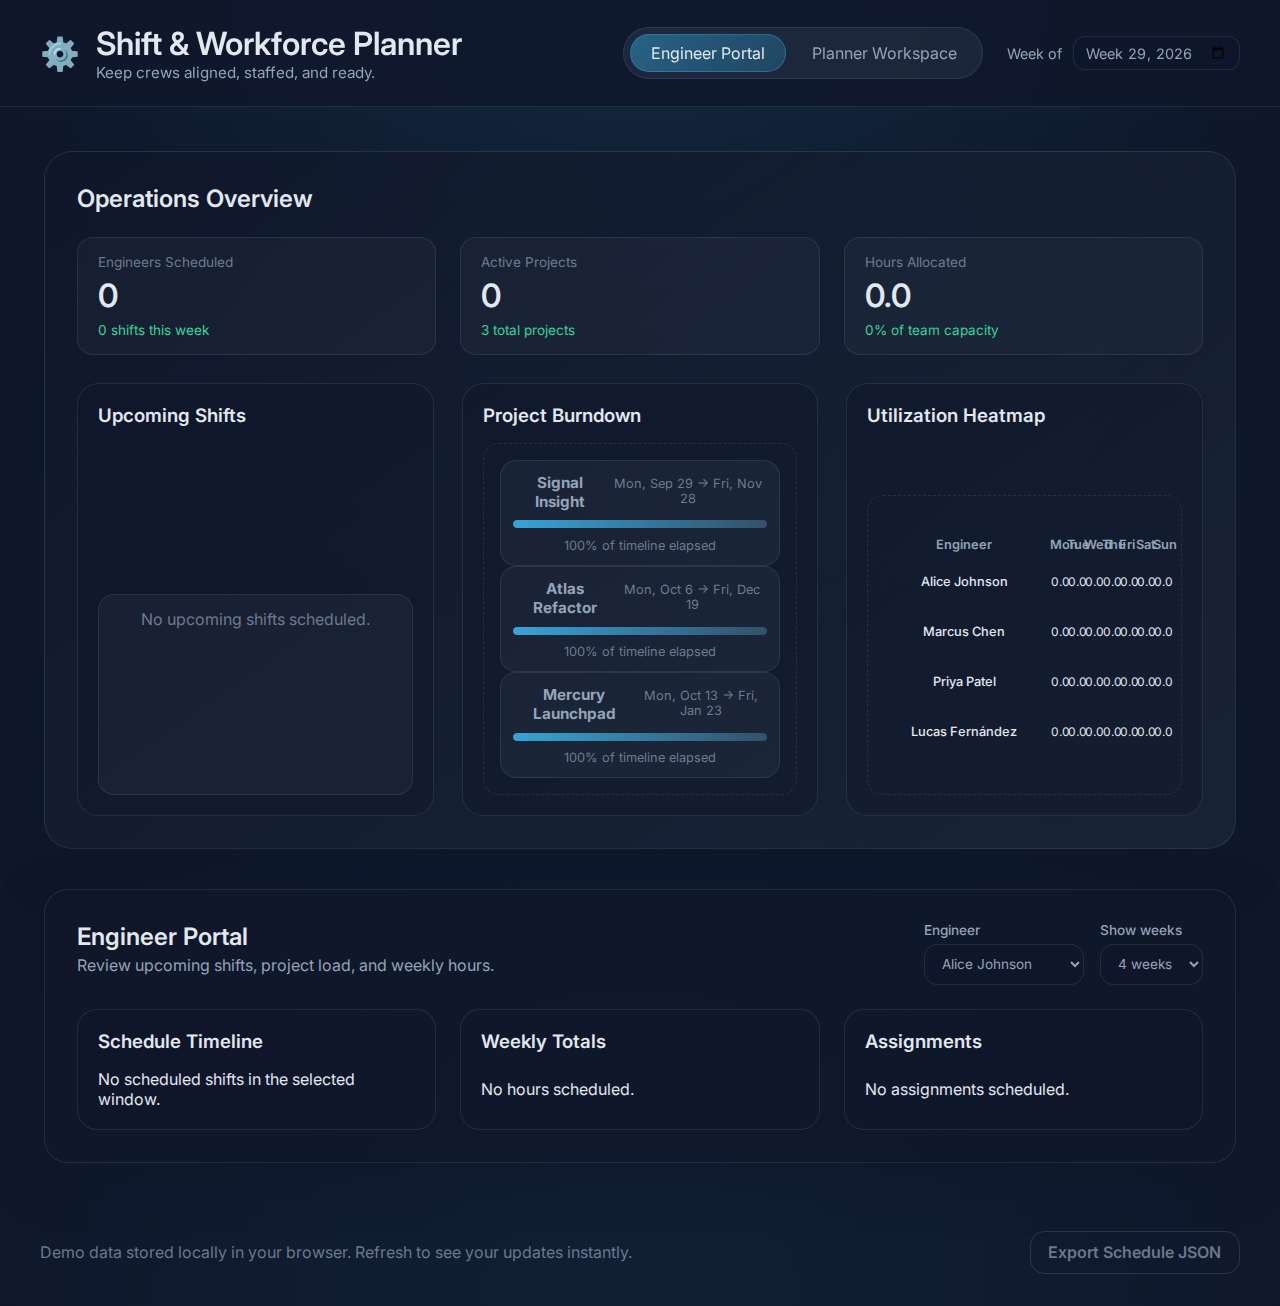
<file: index.html>
<!DOCTYPE html>
<html lang="en">
  <head>
    <meta charset="UTF-8" />
    <meta name="viewport" content="width=device-width, initial-scale=1.0" />
    <title>Engineer Shift &amp; Workforce Planner</title>
    <link rel="preconnect" href="https://fonts.googleapis.com" />
    <link rel="preconnect" href="https://fonts.gstatic.com" crossorigin />
    <link
      href="https://fonts.googleapis.com/css2?family=Inter:wght@400;500;600;700&display=swap"
      rel="stylesheet"
    />
    <link rel="stylesheet" href="styles.css" />
  </head>
  <body>
    <header class="app-header">
      <div class="brand">
        <div class="brand__symbol" aria-hidden="true">⚙️</div>
        <div>
          <h1>Shift &amp; Workforce Planner</h1>
          <p class="brand__subtitle">Keep crews aligned, staffed, and ready.</p>
        </div>
      </div>
      <nav class="view-toggle" aria-label="Select workspace view">
        <button class="view-toggle__btn active" data-target="engineer-view">
          Engineer Portal
        </button>
        <button class="view-toggle__btn" data-target="planner-view">
          Planner Workspace
        </button>
      </nav>
      <div class="date-range">
        <label for="dashboard-week">Week of</label>
        <input type="week" id="dashboard-week" name="dashboard-week" />
      </div>
    </header>

    <main class="layout">
      <section class="panel panel--wide" id="dashboard-panel" aria-labelledby="dashboard-title">
        <div class="panel__header">
          <h2 id="dashboard-title">Operations Overview</h2>
        </div>
        <div class="metrics" id="dashboard-metrics" role="list"></div>
        <div class="dashboard-grid">
          <div class="dashboard-card" aria-live="polite">
            <h3>Upcoming Shifts</h3>
            <ul class="shift-feed" id="upcoming-shifts"></ul>
          </div>
          <div class="dashboard-card">
            <h3>Project Burndown</h3>
            <div id="project-burndown" class="burndown"></div>
          </div>
          <div class="dashboard-card">
            <h3>Utilization Heatmap</h3>
            <div class="heatmap" id="utilization-heatmap"></div>
          </div>
        </div>
      </section>

      <section
        class="panel"
        id="engineer-view"
        aria-labelledby="engineer-view-title"
      >
        <div class="panel__header">
          <div>
            <h2 id="engineer-view-title">Engineer Portal</h2>
            <p class="panel__subtitle">
              Review upcoming shifts, project load, and weekly hours.
            </p>
          </div>
          <div class="panel__controls">
            <label class="field" for="engineer-select">
              <span>Engineer</span>
              <select id="engineer-select" name="engineer-select"></select>
            </label>
            <label class="field" for="engineer-weeks">
              <span>Show weeks</span>
              <select id="engineer-weeks" name="engineer-weeks">
                <option value="2">2 weeks</option>
                <option value="4" selected>4 weeks</option>
                <option value="8">8 weeks</option>
              </select>
            </label>
          </div>
        </div>

        <div class="engineer-grid">
          <section class="card" aria-live="polite">
            <h3>Schedule Timeline</h3>
            <div id="engineer-schedule" class="timeline"></div>
          </section>
          <section class="card">
            <h3>Weekly Totals</h3>
            <div id="engineer-weekly-totals" class="weekly-totals"></div>
          </section>
          <section class="card">
            <h3>Assignments</h3>
            <ul id="engineer-assignments" class="assignment-list"></ul>
          </section>
        </div>
      </section>

      <section
        class="panel hidden"
        id="planner-view"
        aria-labelledby="planner-view-title"
      >
        <div class="panel__header">
          <div>
            <h2 id="planner-view-title">Planner Workspace</h2>
            <p class="panel__subtitle">
              Assign engineers, monitor utilization, and manage project timelines.
            </p>
          </div>
          <div class="panel__controls">
            <label class="field" for="planner-week">
              <span>Focus week</span>
              <input type="week" id="planner-week" name="planner-week" />
            </label>
            <button id="reset-data" class="btn btn--secondary">
              Reset Demo Data
            </button>
          </div>
        </div>

        <div class="planner-layout">
          <div class="planner-forms">
            <section class="card card--form">
              <h3>Add Engineer</h3>
              <form id="add-engineer-form" class="form-grid">
                <label class="field">
                  <span>Name</span>
                  <input type="text" name="name" required />
                </label>
                <label class="field">
                  <span>Role</span>
                  <input type="text" name="role" required />
                </label>
                <label class="field">
                  <span>Primary skills (comma separated)</span>
                  <input type="text" name="skills" placeholder="React, API, QA" />
                </label>
                <label class="field">
                  <span>Weekly capacity (hrs)</span>
                  <input type="number" name="capacity" min="1" max="80" value="40" required />
                </label>
                <button type="submit" class="btn btn--primary">Add Engineer</button>
              </form>
            </section>

            <section class="card card--form">
              <h3>Create Project</h3>
              <form id="add-project-form" class="form-grid">
                <label class="field">
                  <span>Project name</span>
                  <input type="text" name="name" required />
                </label>
                <label class="field">
                  <span>Client / Team</span>
                  <input type="text" name="client" placeholder="Core Platform" />
                </label>
                <label class="field">
                  <span>Start date</span>
                  <input type="date" name="start" required />
                </label>
                <label class="field">
                  <span>Target go-live</span>
                  <input type="date" name="end" required />
                </label>
                <button type="submit" class="btn btn--primary">Create Project</button>
              </form>
            </section>

            <section class="card card--form">
              <h3>Schedule Assignment</h3>
              <form id="add-assignment-form" class="form-grid">
                <label class="field">
                  <span>Project</span>
                  <select name="project" required></select>
                </label>
                <label class="field">
                  <span>Engineer</span>
                  <select name="engineer" required></select>
                </label>
                <label class="field">
                  <span>Date</span>
                  <input type="date" name="date" required />
                </label>
                <label class="field">
                  <span>Start</span>
                  <input type="time" name="start" required />
                </label>
                <label class="field">
                  <span>End</span>
                  <input type="time" name="end" required />
                </label>
                <label class="field">
                  <span>Location</span>
                  <input type="text" name="location" placeholder="Remote, HQ-3F" />
                </label>
                <label class="field">
                  <span>Status</span>
                  <select name="status">
                    <option value="Tentative">Tentative</option>
                    <option value="Confirmed" selected>Confirmed</option>
                    <option value="On Hold">On Hold</option>
                  </select>
                </label>
                <label class="field field--full">
                  <span>Notes</span>
                  <textarea name="notes" rows="2" placeholder="Sprint 37 planning"></textarea>
                </label>
                <button type="submit" class="btn btn--primary">Add to Schedule</button>
              </form>
            </section>
          </div>

          <div class="planner-board">
            <section class="card">
              <div class="card__header">
                <h3>Week Schedule</h3>
                <div class="legend" id="status-legend"></div>
              </div>
              <div class="table-wrapper">
                <table class="schedule-table" aria-describedby="planner-view-title">
                  <thead>
                    <tr>
                      <th scope="col">Date</th>
                      <th scope="col">Project</th>
                      <th scope="col">Engineer</th>
                      <th scope="col">Time</th>
                      <th scope="col">Status</th>
                      <th scope="col">Location</th>
                      <th scope="col" class="col-notes">Notes</th>
                      <th scope="col" class="col-actions">Actions</th>
                    </tr>
                  </thead>
                  <tbody id="planner-schedule-body"></tbody>
                </table>
              </div>
            </section>

            <section class="card">
              <h3>Utilization by Engineer</h3>
              <div id="planner-utilization" class="utilization"></div>
            </section>
          </div>
        </div>
      </section>
    </main>

    <footer class="app-footer">
      <p>
        Demo data stored locally in your browser. Refresh to see your updates instantly.
      </p>
      <button id="export-data" class="btn btn--ghost">Export Schedule JSON</button>
    </footer>

    <dialog id="export-modal">
      <form method="dialog" class="modal">
        <header>
          <h2>Schedule Export</h2>
        </header>
        <textarea id="export-output" readonly spellcheck="false"></textarea>
        <menu>
          <button class="btn btn--secondary" value="cancel">Close</button>
          <button class="btn btn--primary" id="copy-export" value="default">Copy</button>
        </menu>
      </form>
    </dialog>

    <template id="assignment-row-template">
      <tr>
        <td class="assignment-date"></td>
        <td class="assignment-project"></td>
        <td class="assignment-engineer"></td>
        <td class="assignment-time"></td>
        <td class="assignment-status"></td>
        <td class="assignment-location"></td>
        <td class="assignment-notes"></td>
        <td class="assignment-actions"></td>
      </tr>
    </template>

    <script src="app.js" type="module"></script>
  </body>
</html>
</file>
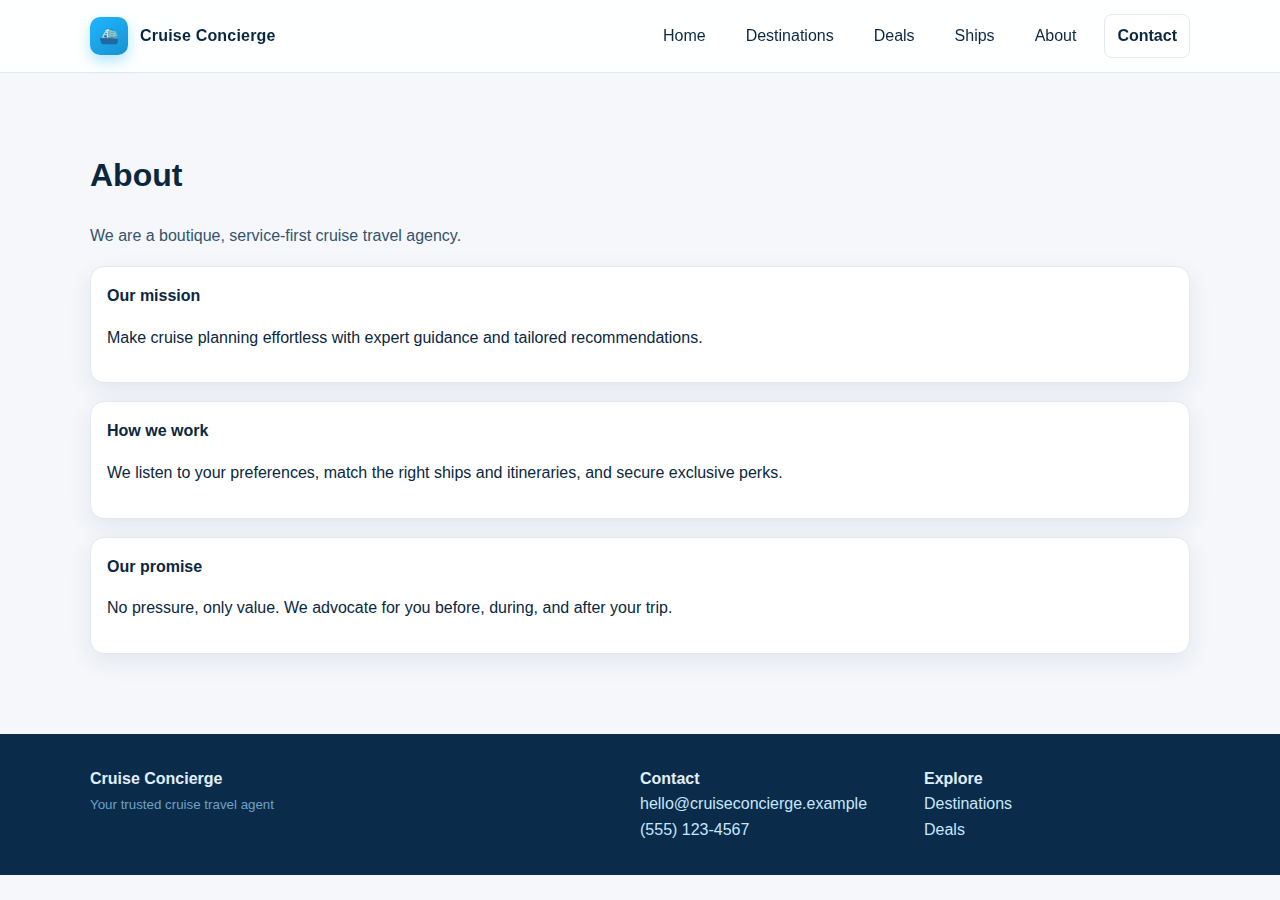
<file: pages/about/index.html>
<!doctype html>
<html lang="en">
<head>
  <meta charset="utf-8" />
  <meta name="viewport" content="width=device-width, initial-scale=1" />
  <title>About — Cruise Concierge</title>
  <link rel="stylesheet" href="../../assets/css/styles.css" />
</head>
<body>
  <header class="site-header">
    <div class="container navbar">
      <a class="brand" href="/">
        <span class="brand-mark">⛴️</span>
        <span class="brand-name">Cruise Concierge</span>
      </a>
      <nav>
        <button class="hamburger" aria-label="Toggle menu" onclick="toggleMenu()">
          <span></span><span></span><span></span>
        </button>
        <div id="nav-links" class="nav-links">
          <a href="/">Home</a>
          <a href="/pages/destinations/">Destinations</a>
          <a href="/pages/deals/">Deals</a>
          <a href="/pages/ships/">Ships</a>
          <a aria-current="page" href="/pages/about/">About</a>
          <a class="btn" href="/pages/contact/">Contact</a>
        </div>
      </nav>
    </div>
  </header>

  <main>
    <section class="section">
      <div class="container">
        <div class="section-header">
          <h1>About</h1>
          <p class="lead">We are a boutique, service-first cruise travel agency.</p>
        </div>
        <div class="grid">
          <div class="point">
            <strong>Our mission</strong>
            <p>Make cruise planning effortless with expert guidance and tailored recommendations.</p>
          </div>
          <div class="point">
            <strong>How we work</strong>
            <p>We listen to your preferences, match the right ships and itineraries, and secure exclusive perks.</p>
          </div>
          <div class="point">
            <strong>Our promise</strong>
            <p>No pressure, only value. We advocate for you before, during, and after your trip.</p>
          </div>
        </div>
      </div>
    </section>
  </main>

  <footer class="site-footer">
    <div class="container footer-grid">
      <div>
        <strong>Cruise Concierge</strong><br/>
        <small class="muted">Your trusted cruise travel agent</small>
      </div>
      <div>
        <strong>Contact</strong><br/>
        <a href="mailto:hello@cruiseconcierge.example">hello@cruiseconcierge.example</a><br/>
        <a href="tel:+15551234567">(555) 123-4567</a>
      </div>
      <div>
        <strong>Explore</strong><br/>
        <a href="/pages/destinations/">Destinations</a><br/>
        <a href="/pages/deals/">Deals</a>
      </div>
    </div>
  </footer>

  <script src="../../assets/js/main.js" defer></script>
</body>
</html>
</file>
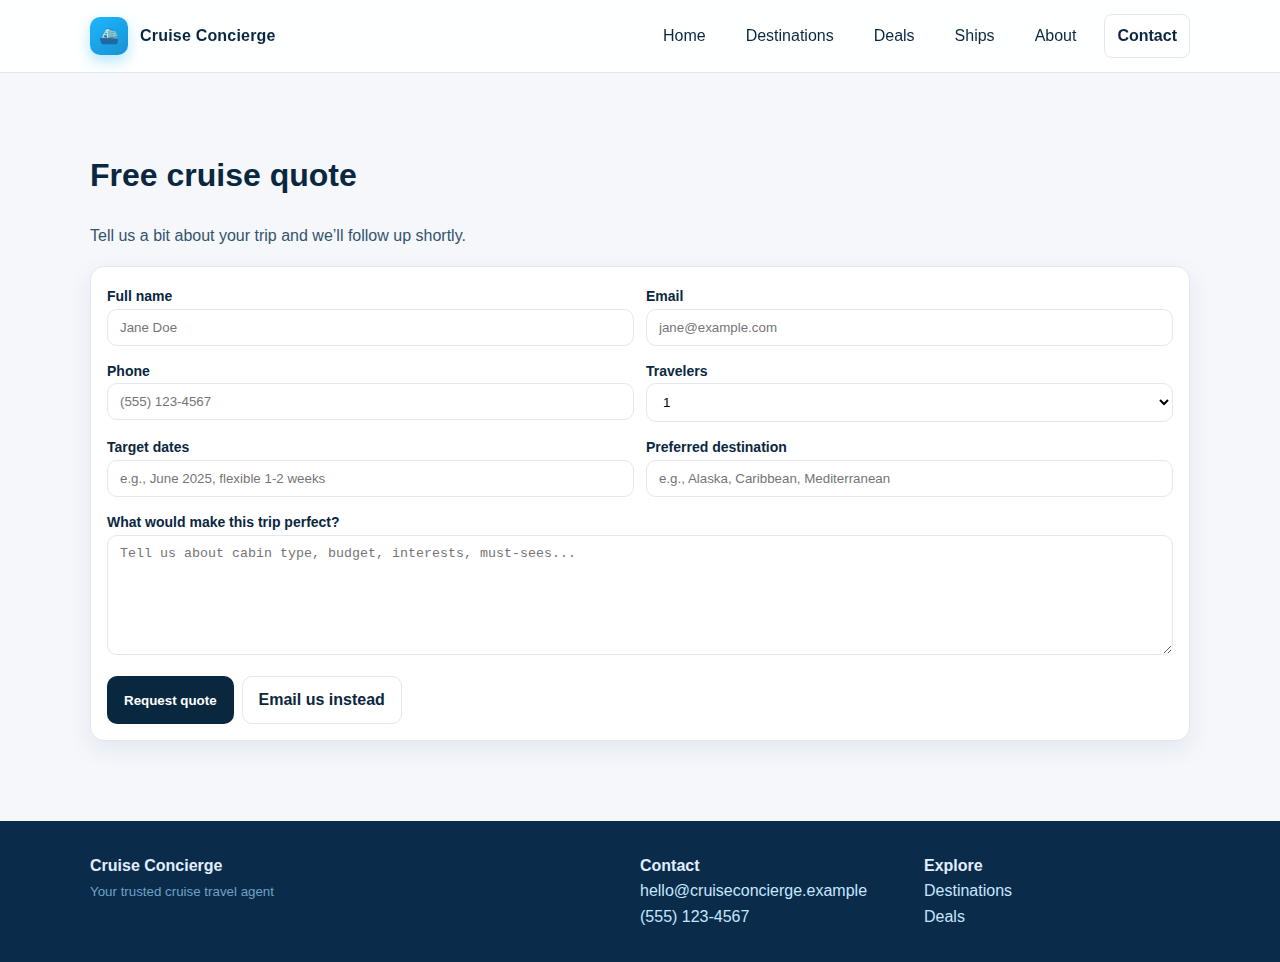
<file: pages/contact/index.html>
<!doctype html>
<html lang="en">
<head>
  <meta charset="utf-8" />
  <meta name="viewport" content="width=device-width, initial-scale=1" />
  <title>Contact — Cruise Concierge</title>
  <link rel="stylesheet" href="../../assets/css/styles.css" />
  <style>
    .form { background:#fff; border:1px solid var(--border); border-radius:14px; box-shadow: var(--shadow); padding:16px; }
    .form-grid { display:grid; grid-template-columns: 1fr 1fr; gap:12px; }
    .form-grid .full { grid-column: 1 / -1; }
    label { font-weight:600; font-size:14px; }
    input, select, textarea { width:100%; padding:10px 12px; border:1px solid var(--border); border-radius:10px; background:#fff; }
    textarea { min-height: 120px; }
    @media (max-width: 700px) { .form-grid { grid-template-columns: 1fr; } }
  </style>
</head>
<body>
  <header class="site-header">
    <div class="container navbar">
      <a class="brand" href="/">
        <span class="brand-mark">⛴️</span>
        <span class="brand-name">Cruise Concierge</span>
      </a>
      <nav>
        <button class="hamburger" aria-label="Toggle menu" onclick="toggleMenu()">
          <span></span><span></span><span></span>
        </button>
        <div id="nav-links" class="nav-links">
          <a href="/">Home</a>
          <a href="/pages/destinations/">Destinations</a>
          <a href="/pages/deals/">Deals</a>
          <a href="/pages/ships/">Ships</a>
          <a href="/pages/about/">About</a>
          <a class="btn" aria-current="page" href="/pages/contact/">Contact</a>
        </div>
      </nav>
    </div>
  </header>

  <main>
    <section class="section">
      <div class="container">
        <div class="section-header">
          <h1>Free cruise quote</h1>
          <p class="lead">Tell us a bit about your trip and we’ll follow up shortly.</p>
        </div>

        <form class="form" name="contact" method="post" action="#" onsubmit="alert('Thanks! We will be in touch.'); return false;">
          <div class="form-grid">
            <div>
              <label for="name">Full name</label>
              <input id="name" name="name" type="text" placeholder="Jane Doe" required />
            </div>
            <div>
              <label for="email">Email</label>
              <input id="email" name="email" type="email" placeholder="jane@example.com" required />
            </div>
            <div>
              <label for="phone">Phone</label>
              <input id="phone" name="phone" type="tel" placeholder="(555) 123-4567" />
            </div>
            <div>
              <label for="party">Travelers</label>
              <select id="party" name="party">
                <option>1</option>
                <option>2</option>
                <option>3</option>
                <option>4</option>
                <option>5+</option>
              </select>
            </div>
            <div>
              <label for="dates">Target dates</label>
              <input id="dates" name="dates" type="text" placeholder="e.g., June 2025, flexible 1-2 weeks" />
            </div>
            <div>
              <label for="destination">Preferred destination</label>
              <input id="destination" name="destination" type="text" placeholder="e.g., Alaska, Caribbean, Mediterranean" />
            </div>
            <div class="full">
              <label for="notes">What would make this trip perfect?</label>
              <textarea id="notes" name="notes" placeholder="Tell us about cabin type, budget, interests, must-sees..."></textarea>
            </div>
          </div>
          <div style="margin-top:14px; display:flex; gap:8px;">
            <button class="btn primary" type="submit">Request quote</button>
            <a class="btn" href="mailto:hello@cruiseconcierge.example?subject=Cruise%20quote">Email us instead</a>
          </div>
        </form>
      </div>
    </section>
  </main>

  <footer class="site-footer">
    <div class="container footer-grid">
      <div>
        <strong>Cruise Concierge</strong><br/>
        <small class="muted">Your trusted cruise travel agent</small>
      </div>
      <div>
        <strong>Contact</strong><br/>
        <a href="mailto:hello@cruiseconcierge.example">hello@cruiseconcierge.example</a><br/>
        <a href="tel:+15551234567">(555) 123-4567</a>
      </div>
      <div>
        <strong>Explore</strong><br/>
        <a href="/pages/destinations/">Destinations</a><br/>
        <a href="/pages/deals/">Deals</a>
      </div>
    </div>
  </footer>

  <script src="../../assets/js/main.js" defer></script>
</body>
</html>
</file>
<file: styles.css>
:root {
  color-scheme: light dark;
  --bg: #0f172a;
  --surface: rgba(15, 23, 42, 0.7);
  --surface-alt: rgba(30, 41, 59, 0.6);
  --border: rgba(148, 163, 184, 0.15);
  --border-strong: rgba(148, 163, 184, 0.3);
  --accent: #38bdf8;
  --accent-soft: rgba(56, 189, 248, 0.15);
  --warning: #fbbf24;
  --danger: #f87171;
  --success: #34d399;
  --text: #e2e8f0;
  --text-muted: #94a3b8;
  --text-soft: rgba(148, 163, 184, 0.7);
  --shadow: 0 18px 45px rgba(15, 23, 42, 0.55);
  font-family: 'Inter', system-ui, -apple-system, BlinkMacSystemFont, sans-serif;
}

* {
  box-sizing: border-box;
}

body {
  margin: 0;
  min-height: 100vh;
  background: radial-gradient(circle at top, rgba(56, 189, 248, 0.1), transparent 45%),
    radial-gradient(circle at bottom, rgba(56, 189, 248, 0.05), transparent 50%),
    var(--bg);
  color: var(--text);
}

h1,
h2,
h3 {
  margin: 0;
  font-weight: 600;
}

p {
  margin: 0;
}

a {
  color: inherit;
}

button,
input,
select,
textarea {
  font: inherit;
  color: inherit;
}

.app-header {
  display: grid;
  grid-template-columns: minmax(0, 1fr) auto auto;
  gap: 1.5rem;
  align-items: center;
  padding: 1.5rem clamp(1.5rem, 4vw, 2.5rem);
  backdrop-filter: blur(12px);
  background: rgba(15, 23, 42, 0.8);
  border-bottom: 1px solid var(--border);
  position: sticky;
  top: 0;
  z-index: 10;
}

.brand {
  display: flex;
  align-items: center;
  gap: 1rem;
}

.brand__symbol {
  font-size: 2rem;
}

.brand__subtitle {
  color: var(--text-muted);
  font-size: 0.95rem;
}

.view-toggle {
  display: inline-flex;
  padding: 0.35rem;
  border-radius: 999px;
  background: rgba(148, 163, 184, 0.1);
  border: 1px solid var(--border);
  gap: 0.35rem;
}

.view-toggle__btn {
  background: transparent;
  border: 0;
  color: var(--text-muted);
  padding: 0.5rem 1.25rem;
  border-radius: 999px;
  cursor: pointer;
  transition: all 0.2s ease;
}

.view-toggle__btn:hover,
.view-toggle__btn:focus-visible {
  color: var(--text);
  background: rgba(148, 163, 184, 0.15);
}

.view-toggle__btn.active {
  background: linear-gradient(135deg, rgba(56, 189, 248, 0.4), rgba(56, 189, 248, 0.2));
  color: var(--text);
  border: 1px solid rgba(56, 189, 248, 0.3);
}

.date-range {
  display: flex;
  align-items: center;
  gap: 0.65rem;
  font-size: 0.9rem;
  color: var(--text-muted);
}

.date-range input[type='week'] {
  background: rgba(15, 23, 42, 0.35);
  border: 1px solid var(--border);
  border-radius: 0.75rem;
  padding: 0.4rem 0.75rem;
}

.layout {
  padding: clamp(1.5rem, 4vw, 2.75rem);
  display: flex;
  flex-direction: column;
  gap: 2.5rem;
}

.panel {
  background: var(--surface);
  border: 1px solid var(--border);
  border-radius: 1.5rem;
  padding: clamp(1.5rem, 4vw, 2rem);
  box-shadow: var(--shadow);
}

.panel--wide {
  border-radius: 1.75rem;
  background: linear-gradient(145deg, rgba(15, 23, 42, 0.85), rgba(30, 41, 59, 0.7));
}

.panel__header {
  display: flex;
  justify-content: space-between;
  flex-wrap: wrap;
  gap: 1.25rem;
  margin-bottom: 1.5rem;
}

.panel__subtitle {
  color: var(--text-muted);
  margin-top: 0.25rem;
}

.panel__controls {
  display: flex;
  gap: 1rem;
  align-items: center;
}

.field {
  display: grid;
  gap: 0.35rem;
  font-size: 0.85rem;
  color: var(--text-muted);
}

.field > span {
  font-weight: 500;
}

.field input,
.field select,
.field textarea {
  border-radius: 0.85rem;
  border: 1px solid var(--border);
  background: rgba(15, 23, 42, 0.45);
  padding: 0.65rem 0.85rem;
  transition: border 0.2s ease, box-shadow 0.2s ease;
}

.field textarea {
  resize: vertical;
}

.field input:focus,
.field select:focus,
.field textarea:focus {
  outline: 0;
  border: 1px solid rgba(56, 189, 248, 0.6);
  box-shadow: 0 0 0 3px rgba(56, 189, 248, 0.2);
}

.field--full {
  grid-column: 1 / -1;
}

.metrics {
  display: grid;
  grid-template-columns: repeat(auto-fit, minmax(220px, 1fr));
  gap: 1.5rem;
  margin-bottom: 1.75rem;
}

.metric-card {
  padding: 1rem 1.25rem;
  border-radius: 1rem;
  border: 1px solid var(--border);
  background: rgba(148, 163, 184, 0.05);
  display: grid;
  gap: 0.4rem;
}

.metric-card__label {
  font-size: 0.85rem;
  color: var(--text-soft);
}

.metric-card__value {
  font-size: 2rem;
  font-weight: 600;
}

.metric-card__trend {
  font-size: 0.85rem;
  color: var(--success);
}

.dashboard-grid {
  display: grid;
  grid-template-columns: repeat(auto-fit, minmax(280px, 1fr));
  gap: 1.75rem;
}

.dashboard-card {
  background: rgba(15, 23, 42, 0.45);
  border-radius: 1.35rem;
  border: 1px solid var(--border);
  padding: 1.25rem;
  display: grid;
  gap: 1rem;
  min-height: 240px;
}

.shift-feed {
  list-style: none;
  margin: 0;
  padding: 0;
  display: grid;
  gap: 0.85rem;
}

.shift-feed__empty {
  text-align: center;
  padding: 1rem;
  color: var(--text-soft);
  border: 1px dashed var(--border);
  border-radius: 1rem;
  background: rgba(148, 163, 184, 0.04);
}

.shift-feed li {
  border-radius: 1rem;
  background: rgba(148, 163, 184, 0.06);
  border: 1px solid var(--border);
  padding: 0.85rem 1rem;
  display: grid;
  gap: 0.35rem;
}

.shift-feed__meta {
  display: flex;
  justify-content: space-between;
  font-size: 0.85rem;
  color: var(--text-soft);
}

.burndown,
.heatmap {
  flex: 1;
  border-radius: 1rem;
  padding: 1rem;
  border: 1px dashed var(--border);
  color: var(--text-muted);
  display: grid;
  place-items: center;
  text-align: center;
  font-size: 0.9rem;
}

.progress-row {
  display: grid;
  gap: 0.6rem;
  padding: 0.75rem;
  border-radius: 1rem;
  border: 1px solid var(--border);
  background: rgba(148, 163, 184, 0.07);
}

.progress-row__header {
  display: flex;
  justify-content: space-between;
  align-items: baseline;
  font-size: 0.95rem;
}

.progress-row__header span {
  color: var(--text-soft);
  font-size: 0.8rem;
}

.progress {
  height: 8px;
  border-radius: 999px;
  background: rgba(148, 163, 184, 0.2);
  overflow: hidden;
}

.progress__bar {
  height: 100%;
  background: linear-gradient(90deg, rgba(56, 189, 248, 0.8), rgba(56, 189, 248, 0.15));
  border-radius: inherit;
}

.progress-row__footer {
  font-size: 0.8rem;
  color: var(--text-soft);
}

.engineer-grid {
  display: grid;
  grid-template-columns: repeat(auto-fit, minmax(280px, 1fr));
  gap: 1.5rem;
}

.card {
  background: rgba(15, 23, 42, 0.45);
  border-radius: 1.25rem;
  border: 1px solid var(--border);
  padding: 1.25rem;
  display: grid;
  gap: 1rem;
}

.card__header {
  display: flex;
  justify-content: space-between;
  align-items: center;
}

.timeline {
  display: grid;
  gap: 0.75rem;
}

.timeline__item {
  border-radius: 1rem;
  border: 1px solid var(--border);
  background: rgba(56, 189, 248, 0.05);
  padding: 0.85rem 1rem;
  display: grid;
  gap: 0.35rem;
}

.timeline__header {
  display: flex;
  justify-content: space-between;
  align-items: baseline;
  gap: 0.75rem;
}

.timeline__date {
  font-weight: 600;
}

.timeline__badge {
  padding: 0.25rem 0.65rem;
  border-radius: 999px;
  font-size: 0.75rem;
  background: rgba(56, 189, 248, 0.2);
  color: #38bdf8;
}

.timeline__project {
  font-weight: 500;
  color: var(--text);
}

.timeline__meta {
  font-size: 0.85rem;
  color: var(--text-soft);
}

.timeline__notes {
  font-size: 0.85rem;
  color: var(--text-muted);
}

.weekly-totals {
  display: grid;
  gap: 0.65rem;
}

.weekly-totals__row {
  display: flex;
  justify-content: space-between;
  align-items: center;
  border: 1px solid var(--border);
  border-radius: 0.95rem;
  padding: 0.6rem 0.85rem;
}

.weekly-totals__label {
  color: var(--text-soft);
}

.weekly-totals__value {
  font-weight: 600;
}

.assignment-list {
  list-style: none;
  margin: 0;
  padding: 0;
  display: grid;
  gap: 1rem;
}

.assignment-card {
  border-radius: 1rem;
  border: 1px solid var(--border);
  padding: 0.9rem 1rem;
  display: grid;
  gap: 0.4rem;
  background: rgba(148, 163, 184, 0.05);
}

.assignment-card__header {
  display: flex;
  justify-content: space-between;
  align-items: baseline;
}

.assignment-card__status {
  font-size: 0.75rem;
  padding: 0.2rem 0.6rem;
  border-radius: 999px;
  border: 1px solid transparent;
  text-transform: uppercase;
  letter-spacing: 0.04em;
}

.assignment-card__meta {
  color: var(--text-soft);
}

.status--Confirmed {
  background: rgba(52, 211, 153, 0.1);
  border-color: rgba(52, 211, 153, 0.5);
  color: var(--success);
}

.status--Tentative {
  background: rgba(251, 191, 36, 0.12);
  border-color: rgba(251, 191, 36, 0.45);
  color: var(--warning);
}

.status--On-Hold {
  background: rgba(248, 113, 113, 0.12);
  border-color: rgba(248, 113, 113, 0.45);
  color: var(--danger);
}

.assignment-card__notes {
  color: var(--text-muted);
  font-size: 0.85rem;
}

.planner-layout {
  display: grid;
  grid-template-columns: minmax(280px, 380px) minmax(0, 1fr);
  gap: 1.75rem;
}

.planner-forms {
  display: grid;
  gap: 1.5rem;
  align-self: start;
}

.card--form {
  gap: 1rem;
}

.form-grid {
  display: grid;
  gap: 1rem;
}

.planner-board {
  display: grid;
  gap: 1.5rem;
}

.table-wrapper {
  overflow-x: auto;
  border-radius: 1rem;
}

.schedule-table {
  width: 100%;
  border-collapse: collapse;
  min-width: 640px;
}

.schedule-table th,
.schedule-table td {
  padding: 0.75rem 0.85rem;
  text-align: left;
  border-bottom: 1px solid rgba(148, 163, 184, 0.1);
  vertical-align: top;
}

.schedule-table tbody tr:nth-child(even) {
  background: rgba(15, 23, 42, 0.4);
}

.schedule-table tbody tr:hover {
  background: rgba(56, 189, 248, 0.1);
}

.col-actions {
  width: 120px;
}

.col-notes {
  width: 180px;
}

.legend {
  display: inline-flex;
  flex-wrap: wrap;
  gap: 0.5rem 1rem;
}

.legend__item {
  display: inline-flex;
  align-items: center;
  font-size: 0.8rem;
  gap: 0.4rem;
  color: var(--text-soft);
}

.legend__swatch {
  width: 0.75rem;
  height: 0.75rem;
  border-radius: 50%;
}

.heatmap__grid {
  display: grid;
  gap: 0.5rem;
  width: 100%;
}

.heatmap__row {
  display: grid;
  grid-template-columns: 160px repeat(7, minmax(0, 1fr));
  gap: 0.35rem;
  align-items: center;
  font-size: 0.8rem;
}

.heatmap__row--header {
  font-weight: 600;
  color: var(--text-muted);
}

.heatmap__label {
  font-weight: 500;
  color: var(--text);
}

.heatmap__cell {
  display: grid;
  place-items: center;
  min-height: 42px;
  border-radius: 0.75rem;
  background: rgba(56, 189, 248, calc(var(--intensity) * 0.35));
  border: 1px solid rgba(56, 189, 248, calc(var(--intensity) * 0.55));
  color: var(--text);
}

.heatmap__cell::after {
  content: attr(data-hours);
  font-size: 0.75rem;
}

.utilization {
  display: grid;
  gap: 1rem;
}

.utilization__row {
  display: grid;
  gap: 0.35rem;
}

.utilization__header {
  display: flex;
  justify-content: space-between;
  color: var(--text-soft);
}

.utilization__bar {
  position: relative;
  height: 8px;
  background: rgba(148, 163, 184, 0.15);
  border-radius: 999px;
  overflow: hidden;
}

.utilization__bar-fill {
  position: absolute;
  inset: 0;
  background: linear-gradient(90deg, rgba(56, 189, 248, 0.65), rgba(56, 189, 248, 0.2));
}

.btn {
  border: 0;
  border-radius: 0.9rem;
  padding: 0.65rem 1.1rem;
  font-weight: 600;
  cursor: pointer;
  transition: transform 0.15s ease, box-shadow 0.15s ease;
}

.btn--primary {
  background: linear-gradient(135deg, #38bdf8, rgba(56, 189, 248, 0.75));
  color: #0f172a;
}

.btn--secondary {
  background: rgba(148, 163, 184, 0.15);
  color: var(--text);
  border: 1px solid rgba(148, 163, 184, 0.25);
}

.btn--ghost {
  background: transparent;
  color: var(--text-soft);
  border: 1px solid rgba(148, 163, 184, 0.2);
}

.btn:hover,
.btn:focus-visible {
  transform: translateY(-1px);
  box-shadow: 0 12px 25px rgba(56, 189, 248, 0.25);
}

.btn--secondary:hover,
.btn--secondary:focus-visible,
.btn--ghost:hover,
.btn--ghost:focus-visible {
  box-shadow: none;
  border-color: rgba(56, 189, 248, 0.35);
}

.btn--link {
  background: none;
  border: none;
  color: var(--accent);
  padding: 0;
  font-size: 0.85rem;
  cursor: pointer;
}

.hidden {
  display: none !important;
}

.app-footer {
  display: flex;
  justify-content: space-between;
  align-items: center;
  gap: 1rem;
  padding: 1.5rem clamp(1.5rem, 4vw, 2.5rem) 2rem;
  color: var(--text-soft);
}

#export-modal::backdrop {
  background: rgba(15, 23, 42, 0.75);
}

.modal {
  background: rgba(15, 23, 42, 0.95);
  border-radius: 1.25rem;
  border: 1px solid var(--border-strong);
  padding: 1.5rem;
  display: grid;
  gap: 1rem;
  min-width: clamp(320px, 60vw, 640px);
}

.modal textarea {
  width: 100%;
  min-height: 240px;
  background: rgba(15, 23, 42, 0.65);
  border-radius: 1rem;
  border: 1px solid var(--border);
  padding: 1rem;
  color: var(--text);
  font-family: 'JetBrains Mono', 'Segoe UI Mono', SFMono-Regular, Monaco, Consolas, 'Liberation Mono', 'Courier New', monospace;
  font-size: 0.85rem;
}

.modal menu {
  display: flex;
  justify-content: flex-end;
  gap: 0.75rem;
  margin: 0;
  padding: 0;
}

.assignment-actions {
  display: flex;
  gap: 0.5rem;
  flex-wrap: wrap;
}

.tag {
  display: inline-flex;
  align-items: center;
  gap: 0.3rem;
  font-size: 0.75rem;
  padding: 0.2rem 0.6rem;
  border-radius: 999px;
  background: rgba(148, 163, 184, 0.12);
  color: var(--text-soft);
}

@media (max-width: 1024px) {
  .app-header {
    grid-template-columns: 1fr;
    justify-items: start;
  }

  .date-range {
    justify-self: stretch;
  }

  .planner-layout {
    grid-template-columns: 1fr;
  }
}

@media (max-width: 768px) {
  .panel__controls {
    width: 100%;
    flex-direction: column;
    align-items: stretch;
  }

  .panel,
  .panel--wide {
    padding: 1.25rem;
  }

  .app-header,
  .app-footer {
    padding-inline: 1.25rem;
  }

  .schedule-table {
    font-size: 0.85rem;
  }
}

@media (max-width: 540px) {
  .view-toggle {
    width: 100%;
  }

  .view-toggle__btn {
    flex: 1;
    text-align: center;
  }

  .metrics {
    grid-template-columns: 1fr;
  }

  .dashboard-grid {
    grid-template-columns: 1fr;
  }

  .engineer-grid {
    grid-template-columns: 1fr;
  }
}
</file>
<file: assets/css/styles.css>
/* Base Reset */
* { box-sizing: border-box; }
html, body { height: 100%; }
body {
  margin: 0;
  font-family: -apple-system, BlinkMacSystemFont, "Segoe UI", Roboto, Helvetica, Arial, "Apple Color Emoji", "Segoe UI Emoji";
  color: #0a2740;
  background: #f5f7fb;
  line-height: 1.6;
}

:root {
  --brand-navy: #0a2740;
  --brand-teal: #1fb6ff;
  --brand-gold: #ffc857;
  --ink: #0a2740;
  --ink-soft: #34536d;
  --bg: #f5f7fb;
  --surface: #ffffff;
  --border: #e2e8f0;
  --shadow: 0 8px 24px rgba(10, 39, 64, 0.08);
}

.container {
  width: min(1100px, 92%);
  margin: 0 auto;
}

/* Header */
.site-header {
  position: sticky;
  top: 0;
  z-index: 50;
  background: rgba(255, 255, 255, 0.9);
  backdrop-filter: blur(8px);
  border-bottom: 1px solid var(--border);
}
.navbar {
  display: flex;
  align-items: center;
  justify-content: space-between;
  gap: 16px;
  padding: 14px 0;
}
.brand {
  display: flex;
  align-items: center;
  gap: 12px;
  text-decoration: none;
  color: var(--ink);
}
.brand-mark {
  width: 38px;
  height: 38px;
  border-radius: 10px;
  background: linear-gradient(145deg, var(--brand-teal), #1692d1);
  box-shadow: 0 6px 14px rgba(31, 182, 255, 0.35);
  display: grid;
  place-items: center;
  color: white;
  font-weight: 800;
}
.brand-name {
  font-weight: 800;
  letter-spacing: 0.2px;
}

.nav-links {
  display: flex;
  gap: 16px;
  align-items: center;
}
.nav-links a {
  text-decoration: none;
  color: var(--ink);
  padding: 8px 12px;
  border-radius: 8px;
}
.nav-links a:hover {
  background: #eef6ff;
}

.btn {
  display: inline-flex;
  align-items: center;
  gap: 10px;
  padding: 10px 16px;
  border-radius: 10px;
  text-decoration: none;
  font-weight: 600;
  border: 1px solid var(--border);
  color: var(--ink);
  background: var(--surface);
  transition: transform 0.15s ease, box-shadow 0.15s ease;
}
.btn:hover { box-shadow: var(--shadow); transform: translateY(-1px); }
.btn.primary { background: var(--brand-navy); color: #fff; border-color: transparent; }
.btn.primary:hover { box-shadow: 0 8px 28px rgba(10, 39, 64, 0.25); }

/* Mobile menu */
.hamburger { display: none; background: none; border: 0; padding: 8px; }
.hamburger span { display: block; width: 26px; height: 3px; background: var(--ink); margin: 5px 0; border-radius: 3px; }

@media (max-width: 900px) {
  .nav-links { display: none; position: absolute; top: 64px; left: 0; right: 0; background: white; border-bottom: 1px solid var(--border); padding: 12px 16px; }
  .nav-links.open { display: grid; gap: 6px; }
  .hamburger { display: inline-block; }
}

/* Hero */
.hero {
  position: relative;
  background: linear-gradient(180deg, rgba(10,39,64,0.85), rgba(10,39,64,0.6)), url('https://images.unsplash.com/photo-1501630834273-4b5604d2ee31?q=80&w=2400&auto=format&fit=crop');
  background-size: cover;
  background-position: center;
  color: white;
  padding: 96px 0 72px;
}
.hero h1 {
  font-size: clamp(34px, 5vw, 52px);
  line-height: 1.1;
  margin: 0 0 12px;
}
.hero p {
  font-size: clamp(16px, 2.2vw, 20px);
  color: #e6f3ff;
  margin: 0 0 24px;
}
.hero .cta {
  display: flex;
  gap: 12px;
  flex-wrap: wrap;
}

/* Search bar (Vertex AI trigger) */
.searchbar {
  width: 100%;
  max-width: 720px;
  background: white;
  border: 1px solid var(--border);
  border-radius: 14px;
  display: flex;
  align-items: center;
  gap: 10px;
  padding: 10px 12px;
  box-shadow: var(--shadow);
}
.searchbar input {
  border: 0;
  outline: 0;
  width: 100%;
  font-size: 16px;
}

/* Sections */
.section { padding: 56px 0; }
.section-header { margin-bottom: 18px; }
.section h2 { margin: 0 0 8px; font-size: clamp(24px, 3.5vw, 32px); }
.section p.lead { margin: 0; color: var(--ink-soft); }

.grid {
  display: grid;
  gap: 18px;
}
.grid.cards { grid-template-columns: repeat(3, 1fr); }
.grid.three { grid-template-columns: repeat(3, 1fr); }
.grid.four { grid-template-columns: repeat(4, 1fr); }

@media (max-width: 1000px) {
  .grid.cards, .grid.three, .grid.four { grid-template-columns: repeat(2, 1fr); }
}
@media (max-width: 640px) {
  .grid.cards, .grid.three, .grid.four { grid-template-columns: 1fr; }
}

.card {
  background: var(--surface);
  border: 1px solid var(--border);
  border-radius: 14px;
  overflow: hidden;
  box-shadow: var(--shadow);
  display: flex;
  flex-direction: column;
}
.card img { width: 100%; height: 180px; object-fit: cover; }
.card .content { padding: 14px; display: grid; gap: 8px; }
.card .meta { color: var(--ink-soft); font-size: 14px; }
.price { color: #0a7a3f; font-weight: 700; }

/* Selling points */
.points { display: grid; grid-template-columns: repeat(3, 1fr); gap: 16px; }
.point {
  background: var(--surface);
  border: 1px solid var(--border);
  border-radius: 14px;
  padding: 16px;
  box-shadow: var(--shadow);
}
@media (max-width: 900px) { .points { grid-template-columns: 1fr; } }

/* Testimonials */
.testimonials { background: #eef6ff; border-top: 1px solid var(--border); border-bottom: 1px solid var(--border); }
.quote { background: white; border: 1px solid var(--border); border-radius: 14px; padding: 16px; box-shadow: var(--shadow); }

/* Footer */
.site-footer { background: #0b2b4a; color: #e1eeff; padding: 32px 0; margin-top: 24px; }
.site-footer a { color: #c5e7ff; text-decoration: none; }
.site-footer .footer-grid { display: grid; grid-template-columns: 2fr 1fr 1fr; gap: 18px; }
@media (max-width: 800px) { .site-footer .footer-grid { grid-template-columns: 1fr; } }

small.muted { color: #6ea2c7; }
</file>
